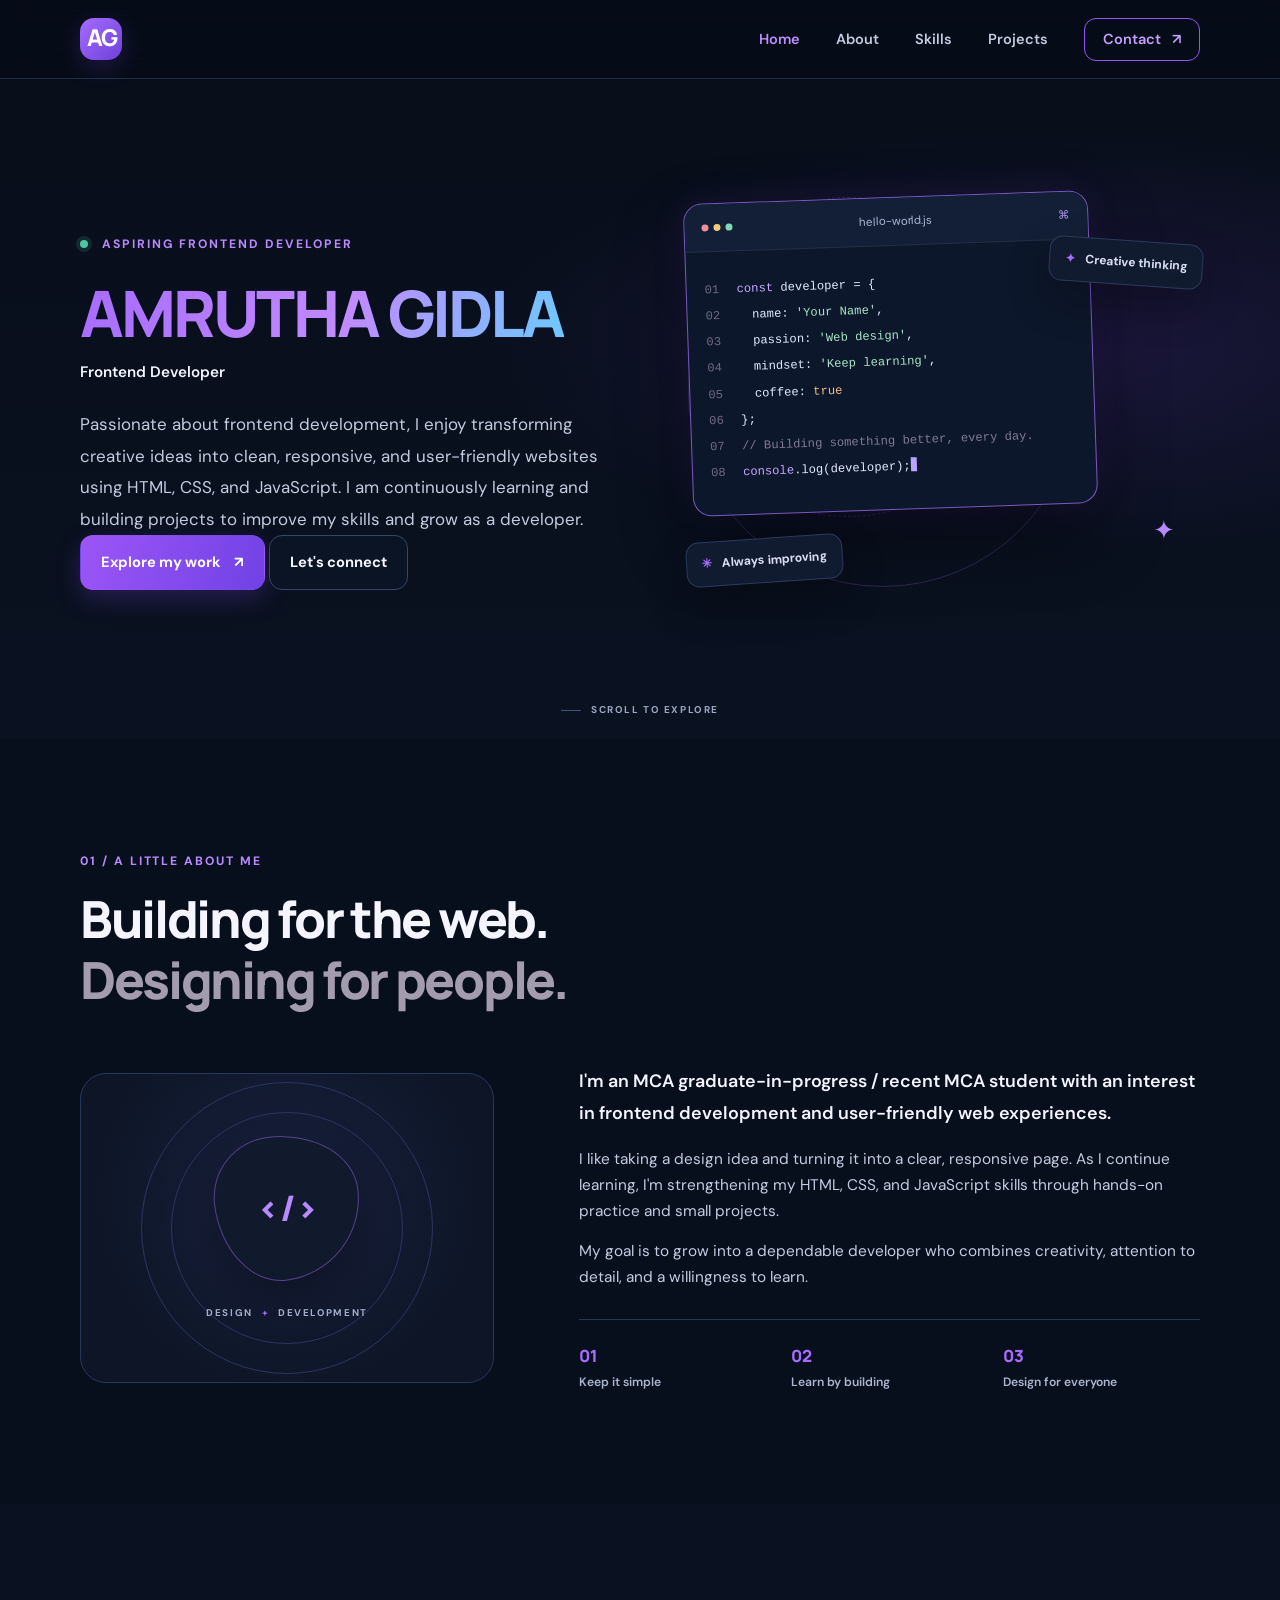
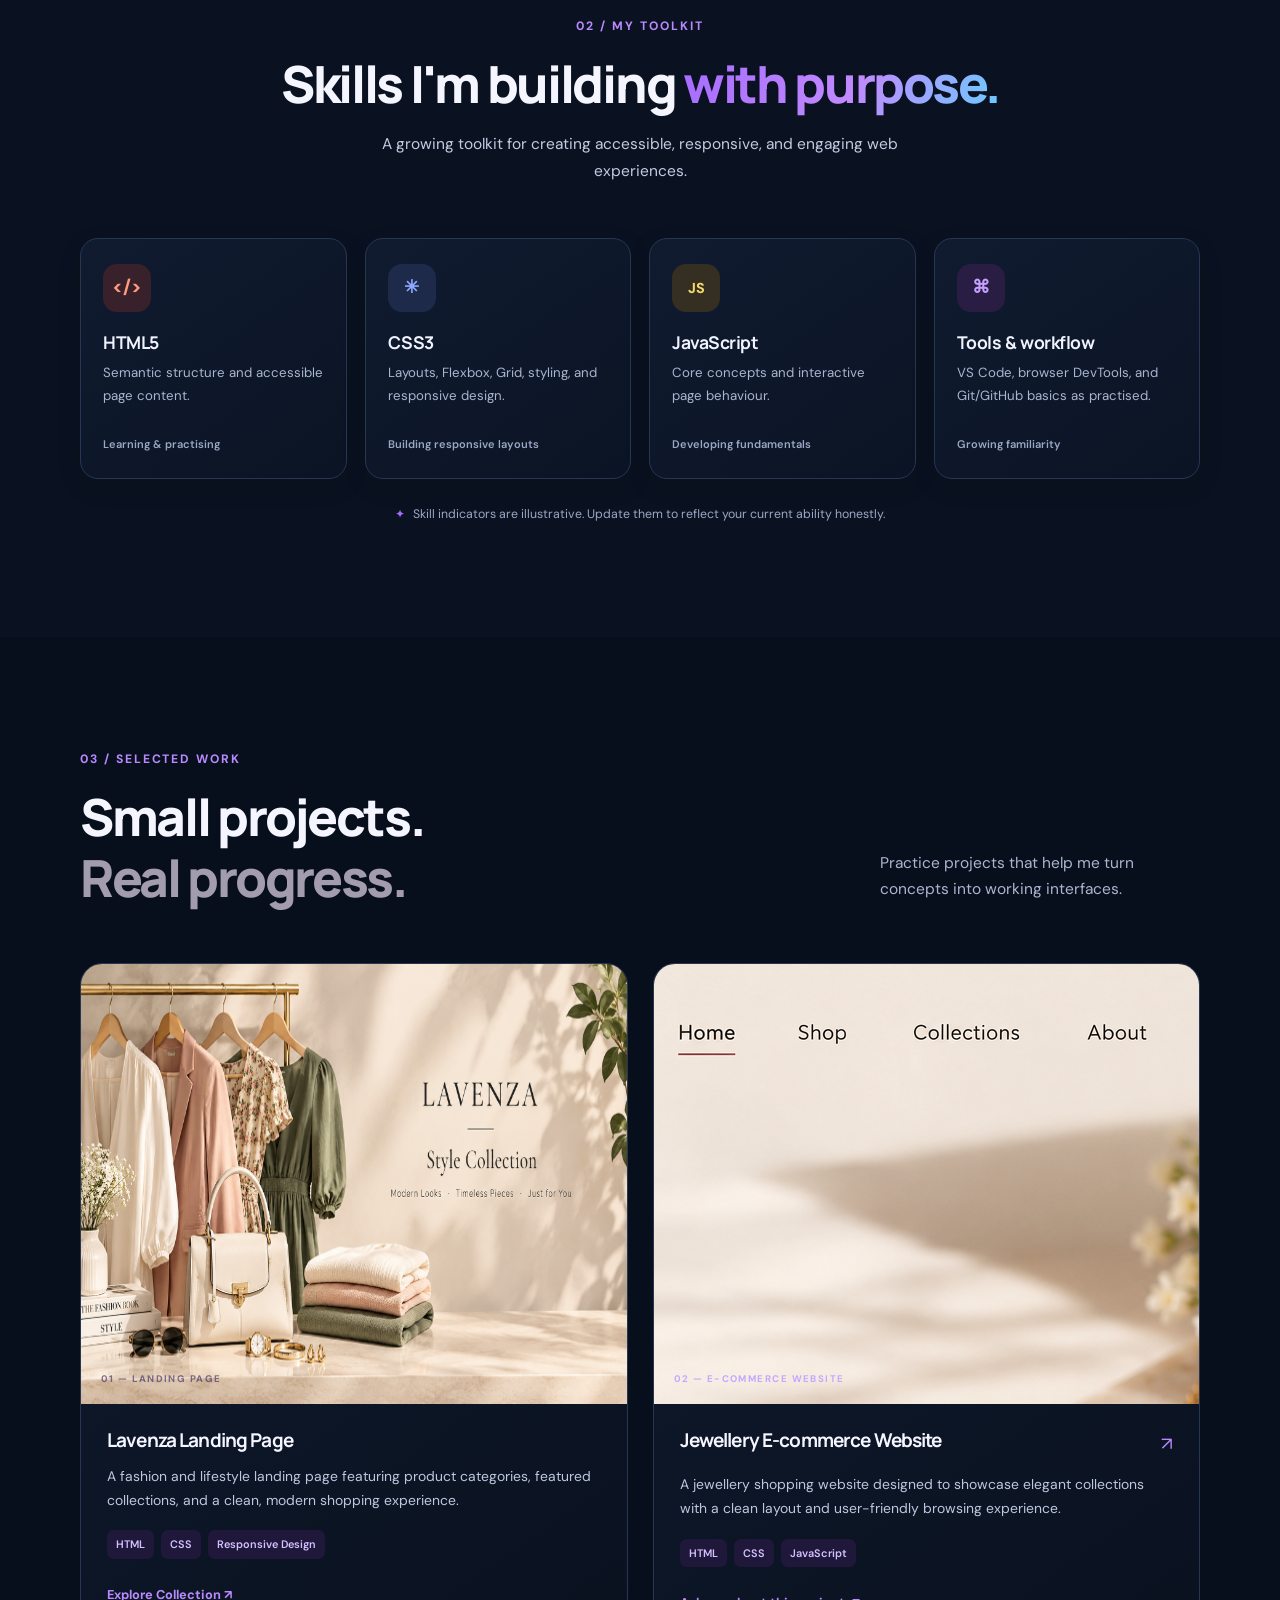
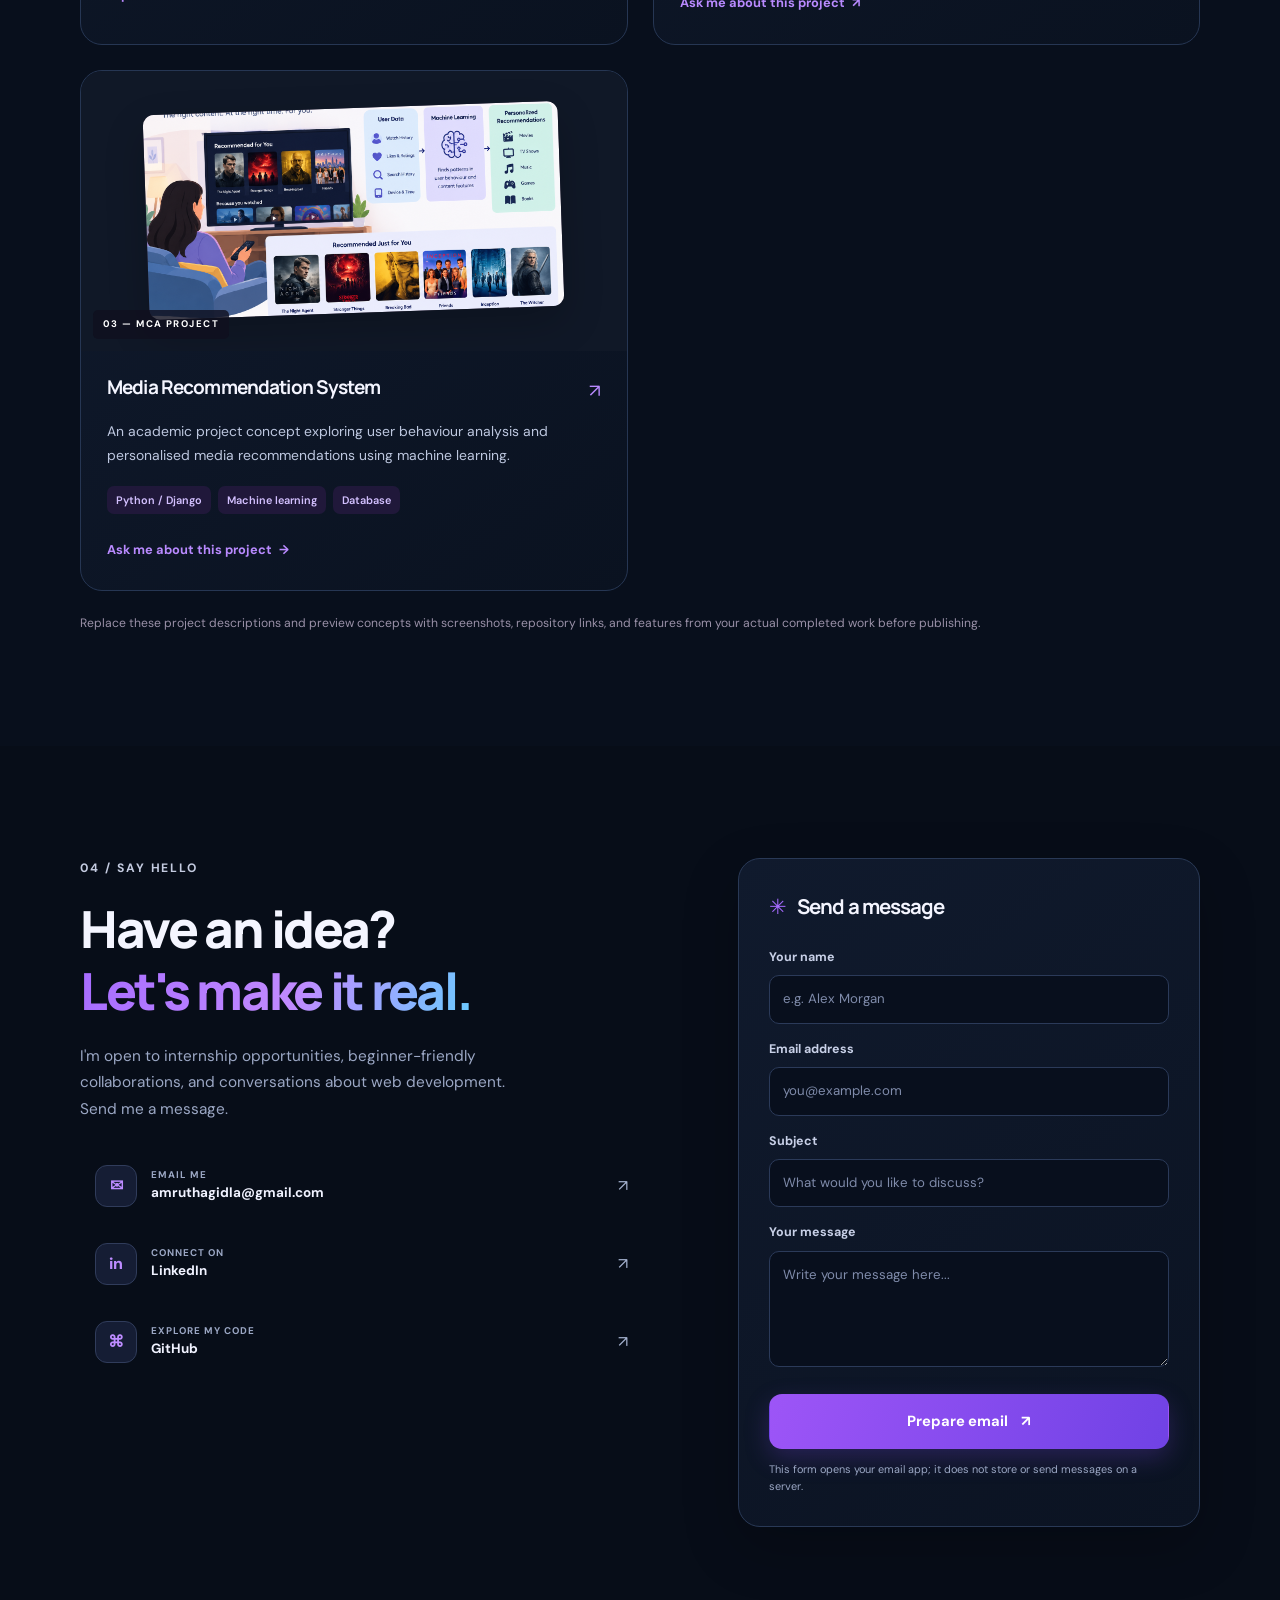
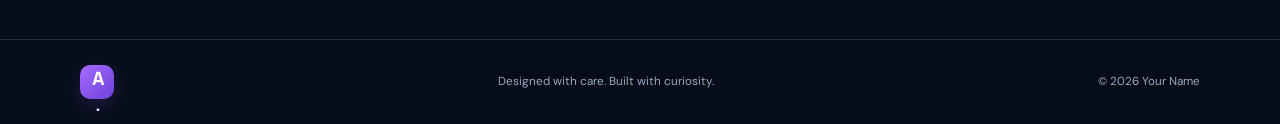
<file: index.html>
<!DOCTYPE html>
<html lang="en">
<head>
  <meta charset="UTF-8">
  <meta name="viewport" content="width=device-width, initial-scale=1.0">
  <meta name="description" content="Personal portfolio of an aspiring frontend developer showcasing skills, projects, and contact information.">
  <title>Personal Portfolio | Frontend Developer</title>
  <link rel="preconnect" href="https://fonts.googleapis.com">
  <link rel="preconnect" href="https://fonts.gstatic.com" crossorigin>
  <link href="https://fonts.googleapis.com/css2?family=DM+Sans:wght@400;500;600;700&family=Manrope:wght@400;500;600;700;800&display=swap" rel="stylesheet">
  <link rel="stylesheet" href="style.css">
  <script src="script.js" defer></script>
</head>
<body>
  <header class="site-header">
    <nav class="nav container" aria-label="Main navigation">
      <a class="logo" href="#home" aria-label="Portfolio home">AG<span></span></a>
      <button class="menu-toggle" aria-label="Open navigation menu" aria-expanded="false" aria-controls="nav-links">
        <span></span><span></span><span></span>
      </button>
      <ul class="nav-links" id="nav-links">
        <li><a class="nav-link active" href="#home">Home</a></li>
        <li><a class="nav-link" href="#about">About</a></li>
        <li><a class="nav-link" href="#skills">Skills</a></li>
        <li><a class="nav-link" href="#projects">Projects</a></li>
        <li><a class="nav-link nav-contact" href="#contact">Contact <span aria-hidden="true">↗</span></a></li>
      </ul>
    </nav>
  </header>

  <main>
    <section class="hero section" id="home">
      <div class="container hero-grid">
        <div class="hero-copy">
          <p class="eyebrow"><span class="status-dot"></span> ASPIRING FRONTEND DEVELOPER</p>

<h1>
  <span class="gradient-text">AMRUTHA GIDLA</span>
</h1>

<p class="hero-role">Frontend Developer</p>

<p class="hero-description">
  Passionate about frontend development, I enjoy transforming creative
  ideas into clean, responsive, and user-friendly websites using HTML,
  CSS, and JavaScript. I am continuously learning and building projects
  to improve my skills and grow as a developer.
</p>


            <a class="button button-primary" href="#projects">Explore my work <span aria-hidden="true">↗</span></a>
            <a class="button button-secondary" href="#contact">Let's connect</a>
</div>
       
        <div class="hero-art" aria-label="Decorative illustration of a code editor">
          <div class="orbit orbit-one"></div>
          <div class="orbit orbit-two"></div>
          <div class="floating-chip chip-top"><span class="chip-symbol">✦</span> Creative thinking</div>
          <div class="code-window">
            <div class="window-bar">
              <div class="window-dots"><i></i><i></i><i></i></div>
              <span>hello-world.js</span>
              <span class="window-lock">⌘</span>
            </div>
            <div class="code-content">
              <p><span class="line-number">01</span><span class="code-purple">const</span> developer = {</p>
              <p><span class="line-number">02</span>&nbsp; name: <span class="code-green">'Your Name'</span>,</p>
              <p><span class="line-number">03</span>&nbsp; passion: <span class="code-green">'Web design'</span>,</p>
              <p><span class="line-number">04</span>&nbsp; mindset: <span class="code-green">'Keep learning'</span>,</p>
              <p><span class="line-number">05</span>&nbsp; coffee: <span class="code-orange">true</span></p>
              <p><span class="line-number">06</span>};</p>
              <p class="code-comment"><span class="line-number">07</span>// Building something better, every day.</p>
              <p><span class="line-number">08</span><span class="code-purple">console</span>.log(developer);<span class="cursor"></span></p>
            </div>
          </div>
          <div class="floating-chip chip-bottom"><span class="sparkle">✳</span> Always improving</div>
          <div class="art-star star-one">✳</div>
          <div class="art-star star-two">✦</div>
        </div>
      </div>
      <a class="scroll-cue" href="#about"><span></span> SCROLL TO EXPLORE</a>
    </section>

    <section class="section about-section" id="about">
      <div class="container">
        <div class="section-heading">
          <p class="eyebrow">01 / A LITTLE ABOUT ME</p>
          <h2>Building for the web.<br><span class="muted-heading">
Designing for people.</span></h2>
        </div>
        <div class="about-grid">
          <div class="about-mark" aria-hidden="true">
            <div class="mark-circle"><span>&lt;/&gt;</span></div>
            <div class="mark-caption">DESIGN <span>+</span> DEVELOPMENT</div>
          </div>
          <div class="about-copy">
            <p class="lead">I'm an MCA graduate-in-progress / recent MCA student with an interest in frontend development and user-friendly web experiences.</p>
            <p>I like taking a design idea and turning it into a clear, responsive page. As I continue learning, I'm strengthening my HTML, CSS, and JavaScript skills through hands-on practice and small projects.</p>
            <p>My goal is to grow into a dependable developer who combines creativity, attention to detail, and a willingness to learn.</p>
            <div class="about-facts">
              <div><span class="fact-number">01</span><span class="fact-label">Keep it simple</span></div>
              <div><span class="fact-number">02</span><span class="fact-label">Learn by building</span></div>
              <div><span class="fact-number">03</span><span class="fact-label">Design for everyone</span></div>
            </div>
          </div>
        </div>
      </div>
    </section>

    <section class="section skills-section" id="skills">
      <div class="container">
        <div class="section-heading centered-heading">
          <p class="eyebrow">02 / MY TOOLKIT</p>
          <h2>Skills I'm building <span class="gradient-text">with purpose.</span></h2>
          <p class="section-intro">A growing toolkit for creating accessible, responsive, and engaging web experiences.</p>
        </div>
        <div class="skills-grid">
          <article class="skill-card">
            <div class="skill-icon html-icon">&lt;/&gt;</div>
            <h3>HTML5</h3>
            <p>Semantic structure and accessible page content.</p>
            <span class="skill-level">Learning & practising</span>
          </article>
          <article class="skill-card">
            <div class="skill-icon css-icon">✳</div>
            <h3>CSS3</h3>
            <p>Layouts, Flexbox, Grid, styling, and responsive design.</p>
            <span class="skill-level">Building responsive layouts</span>
          </article>
          <article class="skill-card">
            <div class="skill-icon js-icon">JS</div>
            <h3>JavaScript</h3>
            <p>Core concepts and interactive page behaviour.</p>
            <span class="skill-level">Developing fundamentals</span>
          </article>
          <article class="skill-card">
            <div class="skill-icon tools-icon">⌘</div>
            <h3>Tools & workflow</h3>
            <p>VS Code, browser DevTools, and Git/GitHub basics as practised.</p>
            <span class="skill-level">Growing familiarity</span>
          </article>
        </div>
        <p class="skills-note"><span aria-hidden="true">✦</span> Skill indicators are illustrative. Update them to reflect your current ability honestly.</p>
      </div>
    </section>

    <section class="section projects-section" id="projects">
      <div class="container">
        <div class="section-heading projects-heading">
          <div>
            <p class="eyebrow">03 / SELECTED WORK</p>
            <h2>Small projects.<br><span class="muted-heading">Real progress.</span></h2>
          </div>
          <p class="section-intro">Practice projects that help me turn concepts into working interfaces.</p>
        </div>
        <div class="projects-grid">
        
<article class="project-card project-featured">

    
<div class="project-visual visual-lavenza">

<img
    
src="./images/images/Lavenza%20Style%20Collection%20Flat%20Lay.png"

    alt="Lavenza fashion landing page"
    class="project-screenshot"
>

    <span class="visual-label">01 — LANDING PAGE</span>
</div>


    <div class="project-info">
        <div class="project-title-row">
            <h3>Lavenza Landing Page</h3>
        </div>

        <p>
            A fashion and lifestyle landing page featuring
            product categories, featured collections, and
            a clean, modern shopping experience.
        </p>

        <div class="tag-list">
            <span>HTML</span>
            <span>CSS</span>
            <span>Responsive Design</span>
        </div>

        <a
            class="text-link"
            href="../lavenza/lan2_updated.html"
            target="_blank"
            rel="noopener noreferrer"
        >
            Explore Collection ↗
        </a>
    </div>

</article>

          
<article class="project-card">
  
<div class="project-visual visual-jewellery">
 <img
    src="./image.png"
    alt="Jewellery E-commerce Website"
    class="project-image"
>
  <span class="visual-label">02 — E-COMMERCE WEBSITE</span>
</div>


  <div class="project-info">
    <div class="project-title-row">
      <h3>Jewellery E-commerce Website</h3>
      <span class="project-arrow">↗</span>
    </div>

    <p>A jewellery shopping website designed to showcase elegant collections with a clean layout and user-friendly browsing experience.</p>

    <div class="tag-list">
      <span>HTML</span>
      <span>CSS</span>
      <span>JavaScript</span>
    </div>

    <a class="text-link" href="#contact">
      Ask me about this project <span>↗</span>
    </a>
  </div>
</article>

          <article class="project-card">
            <div class="project-visual visual-recommend">

              <div class="media-preview">
                
                <img
    src="./media.png"
    alt="Media Recommendation System"
    class="project-image"
>
              </div>
              <span class="visual-label">03 — MCA PROJECT</span>
            </div>
            <div class="project-info">
              <div class="project-title-row"><h3>Media Recommendation System</h3><span class="project-arrow">↗</span></div>
              <p>An academic project concept exploring user behaviour analysis and personalised media recommendations using machine learning.</p>
              <div class="tag-list"><span>Python / Django</span><span>Machine learning</span><span>Database</span></div>
              <a class="text-link" href="#contact">Ask me about this project <span>→</span></a>
            </div>
          </article>
        </div>
        <p class="project-disclaimer">Replace these project descriptions and preview concepts with screenshots, repository links, and features from your actual completed work before publishing.</p>
      </div>
    </section>

    <section class="section contact-section" id="contact">
      <div class="container contact-container">
        <div class="contact-copy">
          <p class="eyebrow">04 / SAY HELLO</p>
          <h2>Have an idea?<br><span class="gradient-text">Let's make it real.</span></h2>
          <p>I'm open to internship opportunities, beginner-friendly collaborations, and conversations about web development. Send me a message.</p>
          <div class="contact-details">
            <a href="mailto:amruthagidla@gmail.com" class="contact-detail"><span class="contact-detail-icon">✉</span><span><small>EMAIL ME</small><strong>amruthagidla@gmail.com</strong></span><span class="detail-arrow">↗</span></a>
            <a href="https://www.linkedin.com/feed/" target="_blank" rel="noreferrer" class="contact-detail"><span class="contact-detail-icon">in</span><span><small>CONNECT ON</small><strong>LinkedIn</strong></span><span class="detail-arrow">↗</span></a>
            <a href="https://github.com/" target="_blank" rel="noreferrer" class="contact-detail"><span class="contact-detail-icon">⌘</span><span><small>EXPLORE MY CODE</small><strong>GitHub</strong></span><span class="detail-arrow">↗</span></a>
          </div>
        </div>
        <form class="contact-form" id="contact-form">
          <div class="form-heading"><span>✳</span><h3>Send a message</h3></div>
          <label for="name">Your name</label>
          <input id="name" name="name" type="text" placeholder="e.g. Alex Morgan" required>
          <label for="email">Email address</label>
          <input id="email" name="email" type="email" placeholder="you@example.com" required>
          <label for="subject">Subject</label>
          <input id="subject" name="subject" type="text" placeholder="What would you like to discuss?" required>
          <label for="message">Your message</label>
          <textarea id="message" name="message" rows="4" placeholder="Write your message here..." required></textarea>
          <button class="button button-primary submit-button" type="submit">Prepare email <span aria-hidden="true">↗</span></button>
          <p class="form-note" id="form-note" role="status">This form opens your email app; it does not store or send messages on a server.</p>
        </form>
      </div>
    </section>
  </main>

  <footer class="site-footer">
    <div class="container footer-inner">
      <a class="logo footer-logo" href="#home">A<span>.</span></a>
      <p>Designed with care. Built with curiosity.</p>
      <p>© <span id="year"></span> Your Name</p>
    </div>
  </footer>
  <button class="back-to-top" aria-label="Back to top" title="Back to top">↑</button>
</body>
</html>
</file>
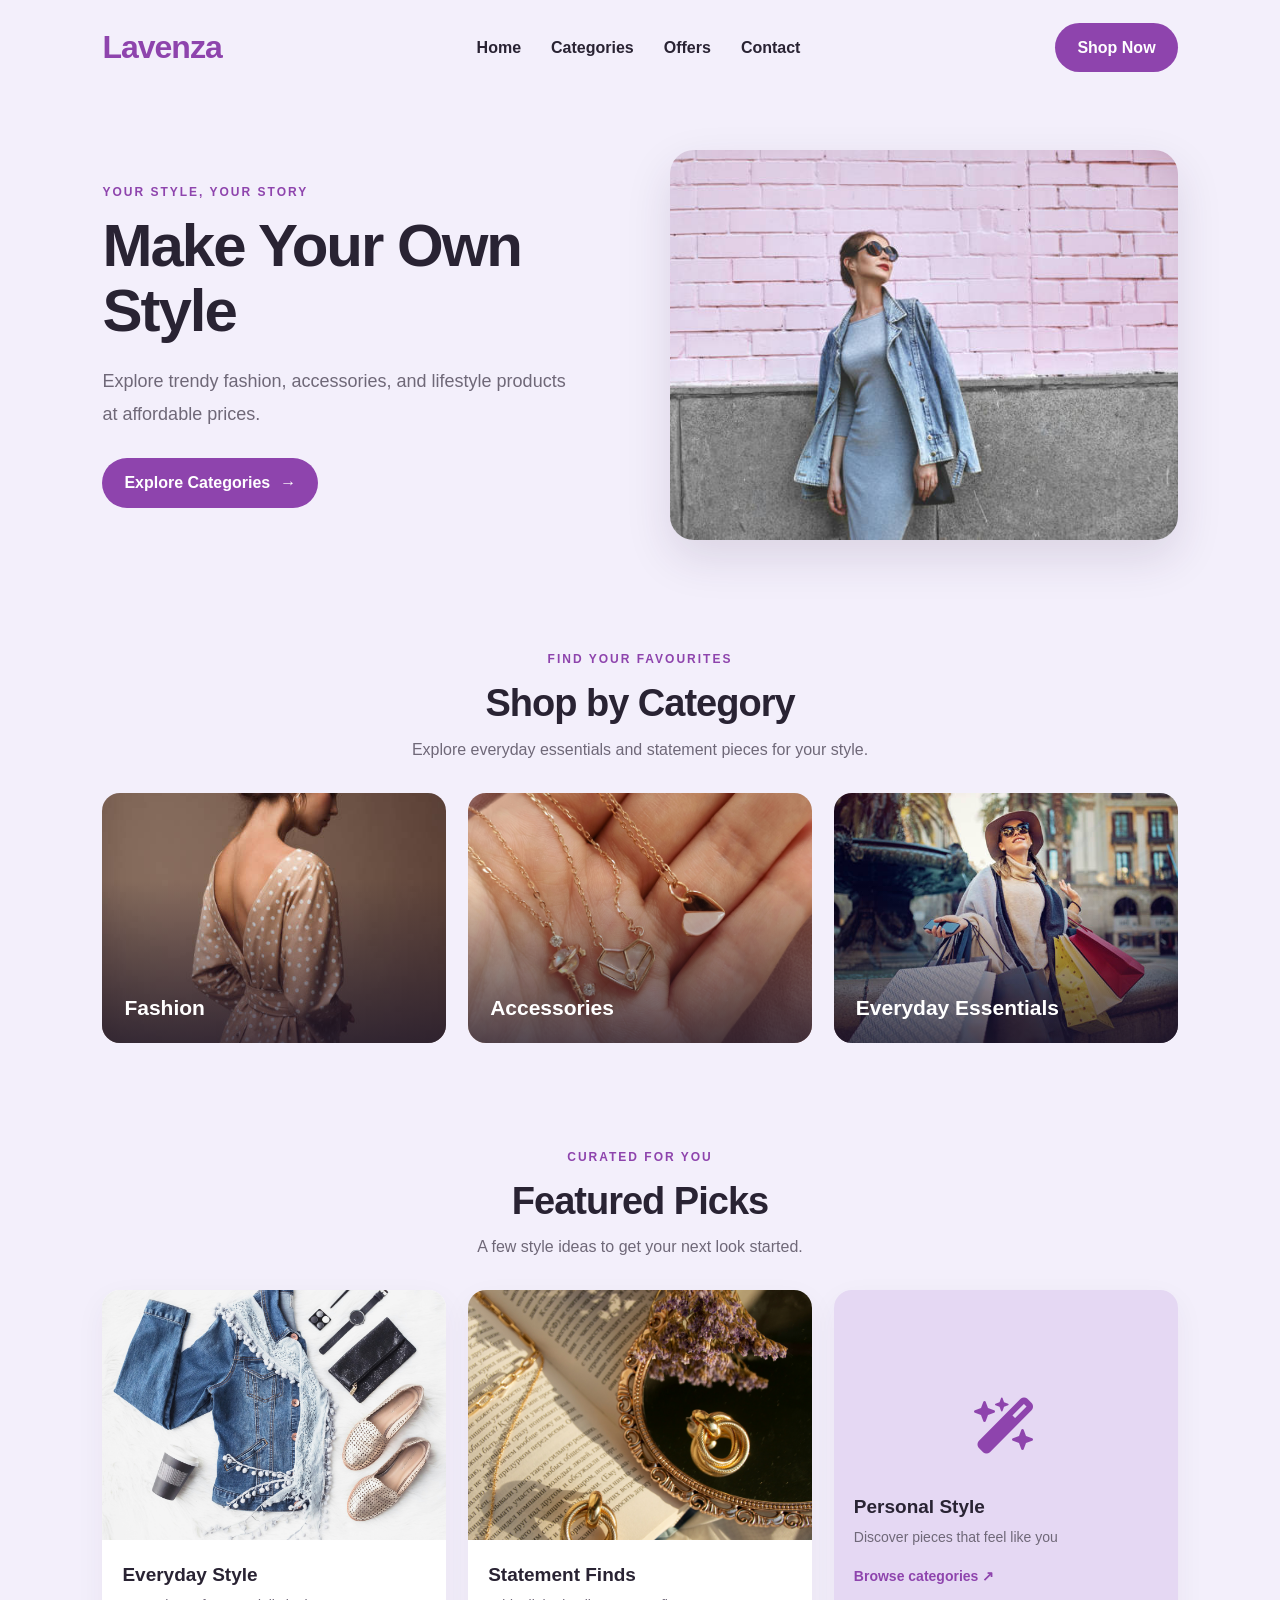
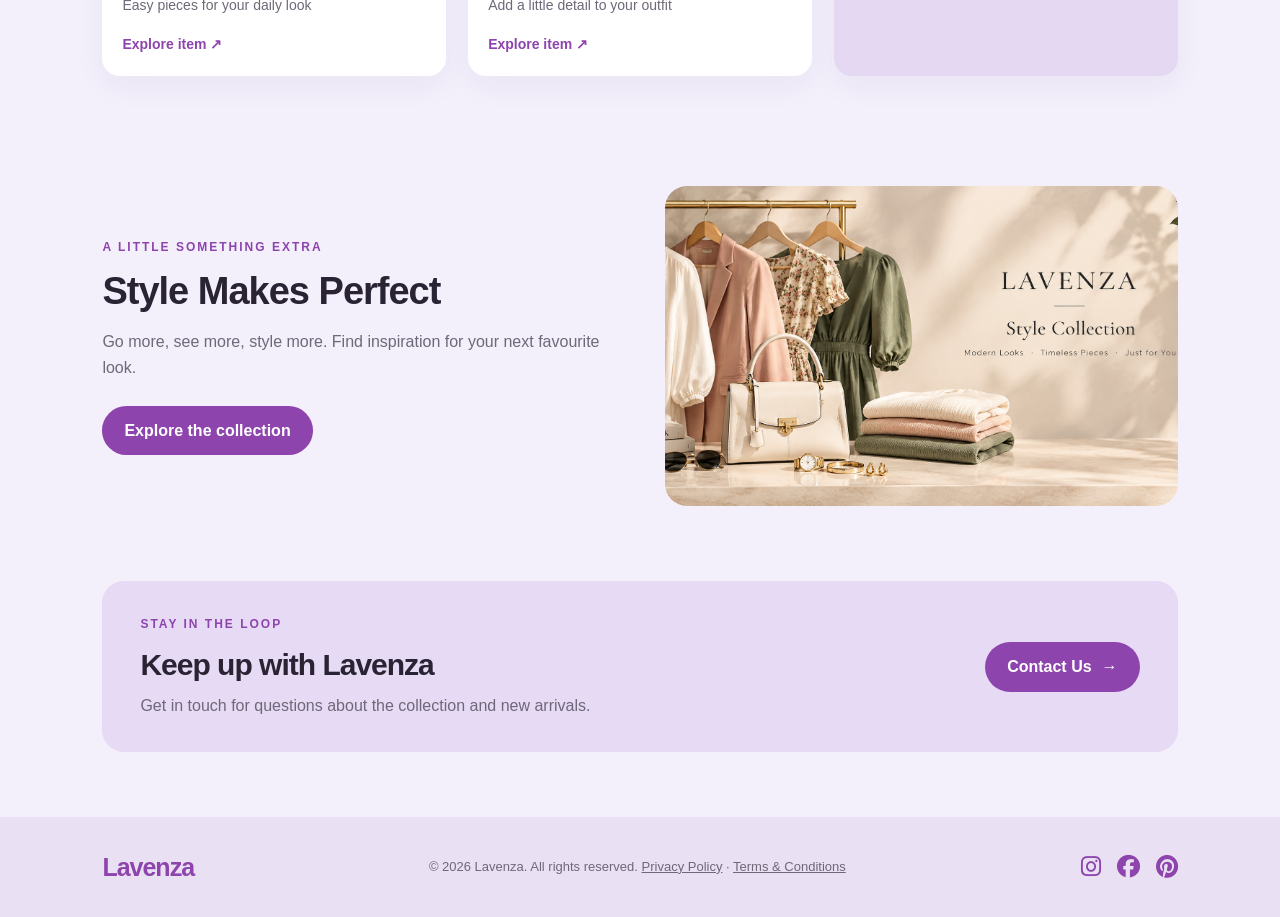
<file: lan2_updated.html>
<!DOCTYPE html>
<html lang="en">
<head>
  <meta charset="UTF-8">
  <meta name="viewport" content="width=device-width, initial-scale=1.0">
  <title>Lavenza | Fashion & Lifestyle</title>
  <link rel="stylesheet" href="lan2_updated.css">
  <link rel="stylesheet" href="https://cdnjs.cloudflare.com/ajax/libs/font-awesome/6.7.2/css/all.min.css">
</head>
<body>
  <header class="site-header" id="home">
    <nav class="navbar">
      <a class="lav" href="#home">Lavenza</a>
      <ul class="nav-links">
        <li><a href="#home">Home</a></li>
        <li><a href="#categories">Categories</a></li>
        <li><a href="#offers">Offers</a></li>
        <li><a href="#contact">Contact</a></li>
      </ul>
      <a href="#products" class="btn">Shop Now</a>
    </nav>
  </header>

  <main>
    <section class="hero section-wrap">
      <div class="content">
        <p class="eyebrow">YOUR STYLE, YOUR STORY</p>
        <h1>Make Your Own Style</h1>
        <p>Explore trendy fashion, accessories, and lifestyle products at affordable prices.</p>
        <a href="#categories" class="exp-btn">Explore Categories <span aria-hidden="true">→</span></a>
      </div>
      <div class="hero-image">
        <img src="images/images/images/istockphoto-1284839442-612x612.jpg" alt="Fashion inspiration from Lavenza">
      </div>
    </section>

    <section class="categories section-wrap" id="categories">
      <div class="section-heading">
        <p class="eyebrow">FIND YOUR FAVOURITES</p>
        <h2>Shop by Category</h2>
        <p>Explore everyday essentials and statement pieces for your style.</p>
      </div>
      <div class="category-grid">
        <a class="category-card" href="#products">
          <img src="images/images/images/istockphoto-1055658766-612x612.jpg" alt="Fashion collection">
          <span>Fashion</span>
        </a>
        <a class="category-card" href="#products">
          <img src="images/images/tara-yates-ZL7JpQ3d1Yk-unsplash.jpg" alt="Accessories collection">
          <span>Accessories</span>
        </a>
        <a class="category-card" href="#products">
          <img src="images/images/images/istockphoto-895813832-612x612.jpg" alt="">
          <span class="category-icon"><i class="fa-solid fa-bag-shopping" aria-hidden="true"></i></span>
          <span>Everyday Essentials</span>
        </a>
      </div>
    </section>

    <section class="products section-wrap" id="products">
      <div class="section-heading">
        <p class="eyebrow">CURATED FOR YOU</p>
        <h2>Featured Picks</h2>
        <p>A few style ideas to get your next look started.</p>
      </div>
      <div class="product-grid">
        <article class="product-card">
          <img src="images/images/hayley-maxwell-5Epqk4N0AAs-unsplash.jpg" alt="Featured fashion pick">
          <div class="product-info"><h3>Everyday Style</h3><p>Easy pieces for your daily look</p><a href="#contact">Explore item <span>↗</span></a></div>
        </article>
        <article class="product-card">
          <img src="images/images/anastasia-anastasia-cTM8psdeOTQ-unsplash.jpg" alt="Featured accessories pick">
          <div class="product-info"><h3>Statement Finds</h3><p>Add a little detail to your outfit</p><a href="#contact">Explore item <span>↗</span></a></div>
        </article>
        <article class="product-card product-card-feature">
          <div class="product-symbol"><i class="fa-solid fa-wand-magic-sparkles" aria-hidden="true"></i></div>
          <div class="product-info"><h3>Personal Style</h3><p>Discover pieces that feel like you</p><a href="#categories">Browse categories <span>↗</span></a></div>
        </article>
      </div>
    </section>

    <section class="offer section-wrap" id="offers">
      <div class="offer-copy">
        <p class="eyebrow">A LITTLE SOMETHING EXTRA</p>
        <h2>Style Makes Perfect</h2>
        <p>Go more, see more, style more. Find inspiration for your next favourite look.</p>
        <a href="#products" class="box-btn">Explore the collection</a>
      </div>
      <div class="offer-image">
        <img src="images/images/Lavenza Style Collection Flat Lay.png" alt="Lavenza style collection">
      </div>
    </section>

    <section class="newsletter section-wrap" id="contact">
      <div>
        <p class="eyebrow">STAY IN THE LOOP</p>
        <h2>Keep up with Lavenza</h2>
        <p>Get in touch for questions about the collection and new arrivals.</p>
      </div>
      <a class="exp-btn" href="mailto:hello@example.com">Contact Us <span aria-hidden="true">→</span></a>
    </section>
  </main>

  <footer class="footer">
    <a class="lav footer-brand" href="#home">Lavenza</a>
    <p>© 2026 Lavenza. All rights reserved. <a href="#contact">Privacy Policy</a> · <a href="#contact">Terms &amp; Conditions</a></p>
    <div class="social-icons" aria-label="Social media links">
      <a href="#" aria-label="Instagram"><i class="fa-brands fa-instagram"></i></a>
      <a href="#" aria-label="Facebook"><i class="fa-brands fa-facebook"></i></a>
      <a href="#" aria-label="Pinterest"><i class="fa-brands fa-pinterest"></i></a>
    </div>
  </footer>
</body>
</html>
</file>
<file: style.css>
/* ------------------------------
   Personal Portfolio — design system
--------------------------------- */
:root {
  --ink: #242033;
  --ink-soft: #514c63;
  --muted: #817b93;
  --purple: #7c5ce0;
  --purple-dark: #6242c4;
  --purple-light: #eee8ff;
  --lavender: #f7f4ff;
  --white: #ffffff;
  --border: #e9e4f2;
  --mint: #baf1df;
  --font-body: "DM Sans", sans-serif;
  --font-heading: "Manrope", sans-serif;
  --container: 1120px;
  --radius: 22px;
  --shadow: 0 18px 55px rgba(60, 42, 112, .10);
}
* { box-sizing: border-box; margin: 0; padding: 0; }
html { scroll-behavior: smooth; scroll-padding-top: 88px; }
body { font-family: var(--font-body); color: var(--ink); background: var(--white); line-height: 1.7; -webkit-font-smoothing: antialiased; }
body.menu-open { overflow: hidden; }
a { color: inherit; text-decoration: none; }
button, input, textarea { font: inherit; }
button, a { -webkit-tap-highlight-color: transparent; }
button:focus-visible, a:focus-visible, input:focus-visible, textarea:focus-visible { outline: 3px solid #aa96f2; outline-offset: 4px; }
.container { width: min(var(--container), calc(100% - 48px)); margin-inline: auto; }
.section { padding: 112px 0; }
.site-header { position: sticky; top: 0; z-index: 100; background: rgba(255,255,255,.88); backdrop-filter: blur(16px); border-bottom: 1px solid rgba(233,228,242,.75); }
.nav { min-height: 78px; display: flex; align-items: center; justify-content: space-between; }
.logo { display: inline-grid; place-items: center; width: 42px; height: 42px; border-radius: 14px; background: var(--ink); color: white; font: 800 1.45rem var(--font-heading); letter-spacing: -2px; }
.logo span { color: #bda8ff; }
.nav-links { list-style: none; display: flex; align-items: center; gap: 36px; }
.nav-link { font-size: .91rem; color: var(--ink-soft); font-weight: 600; transition: color .2s ease; }
.nav-link:hover, .nav-link.active { color: var(--purple); }
.nav-contact { background: var(--purple); color: white; padding: 11px 18px; border-radius: 12px; }
.nav-contact:hover { color: white; background: var(--purple-dark); }
.nav-contact span { margin-left: 7px; }
.menu-toggle { display: none; border: 0; background: none; cursor: pointer; padding: 8px; }
.menu-toggle span { display: block; width: 24px; height: 2px; margin: 5px; background: var(--ink); transition: transform .2s, opacity .2s; }
.hero { padding-top: 86px; padding-bottom: 80px; min-height: 660px; display: flex; align-items: center; position: relative; overflow: hidden; background: radial-gradient(ellipse at 83% 42%, rgba(230,220,255,.56), transparent 38%), linear-gradient(180deg, #fff 0%, #fcfaff 100%); }
.hero-grid { display: grid; grid-template-columns: 1.05fr .95fr; gap: 42px; align-items: center; }
.eyebrow { font-size: .76rem; letter-spacing: .16em; font-weight: 700; color: var(--purple); margin-bottom: 20px; }
.status-dot { display: inline-block; width: 8px; height: 8px; border-radius: 50%; background: #4ec7a1; box-shadow: 0 0 0 4px rgba(78,199,161,.14); margin-right: 9px; }
h1, h2, h3, h4 { font-family: var(--font-heading); line-height: 1.2; letter-spacing: -.045em; }
h1 { max-width: 650px; font-size: clamp(2.8rem, 5vw, 4.45rem); font-weight: 800; }
.gradient-text { color: var(--purple); background: linear-gradient(110deg, #7c5ce0 0%, #a27bea 55%, #d18bce 100%); -webkit-background-clip: text; background-clip: text; -webkit-text-fill-color: transparent; }
.hero-description { max-width: 530px; color: var(--ink-soft); font-size: 1.06rem; margin-top: 24px; line-height: 1.85; }
.hero-description strong { color: var(--ink); }
.hero-actions { display: flex; flex-wrap: wrap; gap: 13px; margin-top: 32px; }
.button { display: inline-flex; align-items: center; justify-content: center; gap: 13px; border: 1px solid transparent; border-radius: 13px; padding: 14px 20px; font-weight: 700; font-size: .92rem; cursor: pointer; transition: transform .2s, box-shadow .2s, background .2s; }
.button:hover { transform: translateY(-2px); }
.button-primary { background: var(--purple); color: white; box-shadow: 0 9px 22px rgba(124,92,224,.22); }
.button-primary:hover { background: var(--purple-dark); box-shadow: 0 12px 26px rgba(124,92,224,.28); }
.button-secondary { color: var(--ink); background: white; border-color: var(--border); }
.button-secondary:hover { border-color: #c6b6f5; }
.hero-meta { display: flex; flex-wrap: wrap; gap: 22px; margin-top: 37px; color: var(--muted); font-size: .78rem; font-weight: 600; }
.meta-icon { color: var(--purple); margin-right: 7px; font-size: 1rem; }
.meta-line { display: inline-block; height: 1px; width: 22px; vertical-align: middle; background: #c9bfdc; margin-right: 8px; }
.hero-art { min-height: 430px; display: grid; place-items: center; position: relative; isolation: isolate; display: inline-block;}
.orbit { position: absolute; border: 1px solid rgba(155,128,228,.24); border-radius: 50%; z-index: -1; }
.orbit-one { width: 390px; height: 390px; }
.orbit-two { width: 320px; height: 320px; border-style: dashed; }
.code-window { width: min(100%, 405px); position: relative; z-index: 2; overflow: hidden; border: 1px solid rgba(255,255,255,.7); border-radius: 19px; background: #29263a; box-shadow: 0 30px 70px rgba(59,42,105,.23); transform: rotate(-2deg); }
.window-bar { height: 48px; background: #353047; color: #a9a2bc; font-size: .72rem; display: flex; align-items: center; justify-content: space-between; padding: 0 17px; border-bottom: 1px solid rgba(255,255,255,.07); }
.window-dots { display: flex; gap: 5px; }
.window-dots i { width: 7px; height: 7px; display: block; border-radius: 50%; background: #f38f9b; }
.window-dots i:nth-child(2) { background: #f1cc7a; }
.window-dots i:nth-child(3) { background: #80d8b6; }
.window-lock { color: #a995ec; }
.code-content { padding: 25px 18px 29px; color: #e7e1f4; font: .76rem/2.15 ui-monospace, SFMono-Regular, Menlo, Consolas, monospace; white-space: nowrap; }
.code-content p { overflow: hidden; }
.line-number { display: inline-block; width: 32px; color: #706a83; user-select: none; }
.code-purple { color: #c7a8ff; }.code-green { color: #a8e5c6; }.code-orange { color: #f2bd86; }.code-comment { color: #817a96; }
.cursor { display: inline-block; width: 6px; height: 14px; vertical-align: -2px; background: #bba4ff; animation: blink 1s steps(2, start) infinite; }
@keyframes blink { to { visibility: hidden; } }
.floating-chip { position: absolute; z-index: 3; padding: 11px 15px; border-radius: 13px; background: white; box-shadow: var(--shadow); font-size: .76rem; font-weight: 700; color: var(--ink-soft); }
.chip-top { top: 43px; right: -3px; transform: rotate(4deg); }.chip-bottom { bottom: 44px; left: -2px; transform: rotate(-4deg); }
.chip-symbol, .sparkle { color: var(--purple); margin-right: 7px; }
.art-star { position: absolute; color: #9d82ee; }.star-one { top: 72px; left: 25px; font-size: 1.4rem; }.star-two { right: 25px; bottom: 75px; font-size: 1.6rem; color: #e1a0d5; }
.scroll-cue { position: absolute; bottom: 20px; left: 50%; transform: translateX(-50%); display: flex; align-items: center; gap: 10px; color: #a19aae; font-size: .62rem; letter-spacing: .16em; font-weight: 700; }
.scroll-cue span { width: 20px; height: 1px; background: #bcb2ce; }
.section-heading { margin-bottom: 54px; }
.section-heading .eyebrow { margin-bottom: 16px; }
.section-heading h2, .contact-copy h2 { font-size: clamp(2.2rem, 4vw, 3.25rem); font-weight: 800; }
.muted-heading { color: #a39caf; }
.about-section { background: white; }
.about-grid { display: grid; grid-template-columns: .8fr 1.2fr; align-items: center; gap: 85px; }
.about-mark { min-height: 310px; background: var(--lavender); border: 1px solid #eee8fc; border-radius: 26px; display: flex; flex-direction: column; align-items: center; justify-content: center; position: relative; overflow: hidden; }
.about-mark::before, .about-mark::after { content: ""; position: absolute; width: 230px; height: 230px; border: 1px solid #e5dbff; border-radius: 50%; }
.about-mark::after { width: 290px; height: 290px; }
.mark-circle { width: 145px; height: 145px; z-index: 1; display: grid; place-items: center; background: white; border: 1px solid #e6ddfa; border-radius: 42% 58% 57% 43% / 42% 43% 57% 58%; box-shadow: 0 18px 45px rgba(105,79,179,.12); color: var(--purple); font: 800 2.2rem var(--font-heading); transform: rotate(-7deg); }
.mark-circle span { transform: rotate(7deg); }
.mark-caption { z-index: 1; margin-top: 25px; color: #8c82a8; letter-spacing: .17em; font-size: .61rem; font-weight: 700; }
.mark-caption span { color: var(--purple); padding: 0 5px; }
.about-copy { color: var(--ink-soft); }
.about-copy .lead { color: var(--ink); font-size: 1.12rem; font-weight: 600; line-height: 1.8; margin-bottom: 17px; }
.about-copy p:not(.lead) { margin-bottom: 14px; font-size: .96rem; }
.about-facts { display: grid; grid-template-columns: repeat(3, 1fr); gap: 15px; margin-top: 28px; padding-top: 24px; border-top: 1px solid var(--border); }
.about-facts div { display: flex; flex-direction: column; gap: 5px; }
.fact-number { font: 800 1.05rem var(--font-heading); color: var(--purple); }
.fact-label { font-size: .76rem; color: var(--ink-soft); font-weight: 600; }
.skills-section { background: #faf8ff; }
.centered-heading { text-align: center; }
.centered-heading h2 { max-width: 750px; margin-inline: auto; }
.section-intro { max-width: 560px; margin: 17px auto 0; color: var(--muted); font-size: .97rem; }
.skills-grid { display: grid; grid-template-columns: repeat(4, 1fr); gap: 18px; }
.skill-card { background: white; border: 1px solid var(--border); border-radius: 18px; padding: 25px 22px 22px; transition: transform .2s, box-shadow .2s, border-color .2s; }
.skill-card:hover { transform: translateY(-5px); box-shadow: var(--shadow); border-color: #d6c8fa; }
.skill-icon { width: 48px; height: 48px; display: grid; place-items: center; border-radius: 14px; margin-bottom: 20px; font-size: 1.15rem; font-weight: 800; }
.html-icon { color: #d96746; background: #fff0e9; }.css-icon { color: #566ee7; background: #edf0ff; }.js-icon { color: #90701d; background: #fff7d9; font-size: .9rem; }.tools-icon { color: #7c5ce0; background: #f0eaff; }
.skill-card h3 { font-size: 1.1rem; letter-spacing: -.025em; margin-bottom: 9px; }
.skill-card p { min-height: 67px; color: var(--muted); font-size: .83rem; line-height: 1.7; }
.skill-track { height: 5px; background: #eeeaf5; border-radius: 9px; margin: 19px 0 10px; overflow: hidden; }
.skill-track span { display: block; height: 100%; border-radius: inherit; background: linear-gradient(90deg, #8b6de8, #c1a9ff); }
.skill-level { color: #8b819f; font-size: .69rem; font-weight: 600; }
.skills-note { margin-top: 25px; text-align: center; color: #958ba6; font-size: .77rem; }.skills-note span { color: var(--purple); margin-right: 5px; }
.projects-section { background: white; }
.projects-heading { display: flex; justify-content: space-between; align-items: end; gap: 35px; }
.projects-heading .section-intro { max-width: 320px; margin: 0 0 6px; }
.projects-grid { display: grid; grid-template-columns: repeat(2, 1fr); gap: 25px; align-items: stretch; }
.project-card { overflow: hidden; border: 1px solid var(--border); border-radius: var(--radius); background: white; transition: transform .22s, box-shadow .22s; }
.project-card:hover { transform: translateY(-5px); box-shadow: var(--shadow); }
.project-visual { height: 280px; position: relative; overflow: hidden; display: grid; place-items: center; }
.visual-lavenza { background: #eee6ff; }.visual-todo { background: #e8f4ed; }.visual-recommend { background: #29243b; }
.browser-frame { position: absolute; top: 30px; width: 73%; height: 255px; border-radius: 11px 11px 0 0; overflow: hidden; background: white; box-shadow: 0 15px 30px rgba(66,45,117,.14); transform: rotate(-2deg); }
.browser-top { height: 25px; background: #faf9fc; display: flex; align-items: center; gap: 4px; padding: 0 9px; border-bottom: 1px solid #f0edf5; }
.browser-top span { width: 5px; height: 5px; border-radius: 50%; background: #d3c8e7; }.browser-top small { margin-left: auto; color: #b3a9c7; font-size: .43rem; }
.lavenza-preview { height: 100%; padding: 13px 18px; position: relative; background: linear-gradient(135deg,#fff 0%,#f8f1ff 100%); overflow: hidden; }
.preview-brand { font: 800 .7rem var(--font-heading); color: #51406e; }
.preview-pill { display: table; position: relative; z-index: 1; margin-top: 19px; padding: 3px 7px; border-radius: 12px; color: #8a6ec6; background: #eee4ff; font-size: .39rem; }
.preview-title { position: relative; z-index: 1; margin-top: 9px; font: 800 1.8rem/.97 var(--font-heading); color: #30263f; letter-spacing: -.07em; }
.preview-title i { color: #9a79db; font-weight: 500; }
.preview-button { position: relative; z-index: 1; margin-top: 12px; display: table; background: #7960aa; color: white; padding: 6px 8px; border-radius: 5px; font-size: .42rem; }
.preview-orb { position: absolute; width: 135px; height: 135px; right: -15px; bottom: 15px; border-radius: 48% 52% 43% 57%; background: radial-gradient(circle at 35% 30%, #f3c6dd, #a88bdb 64%, #8470c1); box-shadow: inset -8px -10px 20px rgba(69,42,122,.12); }
.visual-label { position: absolute; left: 20px; bottom: 17px; color: rgba(77,61,110,.72); font-size: .6rem; font-weight: 700; letter-spacing: .15em; }
.visual-recommend .visual-label { color: #c9baf0; }
.todo-preview { width: 73%; padding: 20px; border-radius: 14px; background: #fffefa; box-shadow: 0 16px 35px rgba(54,95,70,.14); transform: rotate(2deg); }
.todo-head { display: flex; justify-content: space-between; font: 800 .88rem var(--font-heading); color: #354e40; }
.todo-head span:last-child { color: #7aab8d; }
.todo-date { margin: 6px 0 16px; font-size: .48rem; letter-spacing: .12em; color: #9cac9e; }
.todo-item { display: flex; align-items: center; gap: 8px; margin: 10px 0; font-size: .59rem; color: #4d6254; }
.todo-item > span { width: 12px; height: 12px; border: 1px solid #c4d4c8; border-radius: 4px; }
.todo-item.checked > span { display: grid; place-items: center; background: #86b99a; color: white; border-color: #86b99a; font-size: .5rem; }
.todo-item.checked { color: #a1afa4; text-decoration: line-through; }
.todo-item b { margin-left: auto; font-size: .48rem; color: #9aab9f; font-weight: 500; }
.todo-add { margin-top: 16px; border: 1px dashed #b9d2c0; border-radius: 6px; padding: 7px; text-align: center; color: #76a387; font-size: .55rem; }
.media-preview { width: 76%; height: 205px; display: flex; overflow: hidden; border-radius: 11px; background: #373047; box-shadow: 0 16px 40px rgba(0,0,0,.2); transform: rotate(-2deg); }
.media-sidebar { width: 39px; display: flex; flex-direction: column; align-items: center; gap: 20px; padding-top: 13px; background: #30293f; color: #c6b1ff; font-size: .72rem; }
.media-sidebar i { width: 9px; height: 9px; border: 1px solid #8c7da7; border-radius: 3px; }
.media-content { padding: 16px 12px; flex: 1; }
.media-content small { font-size: .4rem; letter-spacing: .13em; color: #b4a5d7; }
.media-content h4 { color: white; font-size: 1.45rem; margin: 9px 0 13px; }
.media-posters { display: flex; gap: 7px; }
.media-posters span { flex: 1; height: 49px; padding: 5px; display: flex; align-items: end; font-size: .35rem; color: white; border-radius: 4px; background: linear-gradient(145deg,#a77ab7,#483c6d); }
.media-posters span:nth-child(2) { background: linear-gradient(145deg,#dd9e9b,#684c74); }.media-posters span:nth-child(3) { background: linear-gradient(145deg,#91b9b2,#3d566d); }
.media-caption { margin-top: 8px; font-size: .43rem; color: #d4c9e9; }
.project-info { padding: 25px 26px 28px; }
.project-title-row { display: flex; justify-content: space-between; gap: 15px; align-items: start; }
.project-title-row h3 { font-size: 1.19rem; }
.project-arrow { color: var(--purple); font-size: 1.15rem; transition: transform .2s; }
.project-card:hover .project-arrow { transform: translate(3px,-3px); }
.project-info > p { color: var(--muted); font-size: .87rem; line-height: 1.75; margin: 12px 0 18px; }
.tag-list { display: flex; flex-wrap: wrap; gap: 7px; margin-bottom: 21px; }
.tag-list span { padding: 5px 9px; border-radius: 7px; background: #f5f1ff; color: #78639f; font-size: .68rem; font-weight: 600; }
.text-link { color: var(--purple-dark); font-size: .8rem; font-weight: 700; }.text-link span { display: inline-block; margin-left: 4px; transition: transform .2s; }.text-link:hover span { transform: translateX(4px); }
.project-disclaimer { margin-top: 22px; color: #9990a7; font-size: .76rem; line-height: 1.7; }
.contact-section { background: #faf8ff; }
.contact-container { display: grid; grid-template-columns: 1fr .82fr; gap: 95px; align-items: start; }
.contact-copy h2 { margin-bottom: 22px; }
.contact-copy > p:not(.eyebrow) { max-width: 460px; color: var(--muted); font-size: .96rem; }
.contact-details { margin-top: 30px; display: grid; gap: 10px; }
.contact-detail { display: flex; align-items: center; gap: 14px; padding: 12px 14px; border: 1px solid transparent; border-radius: 14px; transition: border-color .2s, background .2s; }
.contact-detail:hover { border-color: var(--border); background: white; }
.contact-detail-icon { width: 42px; height: 42px; display: grid; place-items: center; flex-shrink: 0; border-radius: 12px; background: white; border: 1px solid var(--border); color: var(--purple); font-weight: 800; }
.contact-detail > span:nth-child(2) { display: flex; flex-direction: column; line-height: 1.5; }
.contact-detail small { color: #9c92ad; font-size: .61rem; letter-spacing: .1em; font-weight: 700; }
.contact-detail strong { font-size: .84rem; font-weight: 700; }
.detail-arrow { margin-left: auto; color: #a69bb8; }
.contact-form { padding: 30px; border: 1px solid var(--border); border-radius: 22px; background: white; box-shadow: 0 20px 55px rgba(71,48,130,.06); }
.form-heading { display: flex; align-items: center; gap: 10px; margin-bottom: 23px; }
.form-heading span { color: var(--purple); font-size: 1.3rem; }.form-heading h3 { font-size: 1.28rem; }
.contact-form label { display: block; margin: 15px 0 7px; color: #5f5870; font-size: .78rem; font-weight: 700; }
.contact-form input, .contact-form textarea { width: 100%; padding: 12px 13px; border: 1px solid #e7e2ef; border-radius: 10px; color: var(--ink); background: #fdfcff; font-size: .83rem; transition: border-color .2s, box-shadow .2s; }
.contact-form input::placeholder, .contact-form textarea::placeholder { color: #b4adbf; }
.contact-form input:focus, .contact-form textarea:focus { border-color: #a28ae9; box-shadow: 0 0 0 3px rgba(124,92,224,.1); outline: none; }
.contact-form textarea { resize: vertical; min-height: 110px; }
.submit-button { width: 100%; margin-top: 19px; }
.form-note { margin-top: 12px; color: #9b93a8; font-size: .68rem; line-height: 1.6; }
.site-footer { padding: 25px 0; background: white; border-top: 1px solid var(--border); }
.footer-inner { display: flex; align-items: center; justify-content: space-between; gap: 20px; }
.footer-logo { width: 34px; height: 34px; font-size: 1.15rem; border-radius: 10px; }
.footer-inner p { color: #9991a8; font-size: .73rem; }
.back-to-top { position: fixed; right: 22px; bottom: 22px; width: 43px; height: 43px; border: 0; border-radius: 13px; background: var(--purple); color: white; font-size: 1.3rem; box-shadow: 0 8px 22px rgba(124,92,224,.28); cursor: pointer; opacity: 0; pointer-events: none; transform: translateY(8px); transition: opacity .2s, transform .2s; z-index: 50; }
.back-to-top.visible { opacity: 1; pointer-events: auto; transform: translateY(0); }
.reveal { opacity: 0; transform: translateY(18px); transition: opacity .65s ease, transform .65s ease; }
.reveal.is-visible { opacity: 1; transform: translateY(0); }

@media (max-width: 950px) {
  .section { padding: 88px 0; }
  .hero { padding-top: 65px; }
  .hero-grid { grid-template-columns: 1fr .9fr; gap: 20px; }
  .hero-art { min-height: 370px; }
  .orbit-one { width: 320px; height: 320px; }.orbit-two { width: 270px; height: 270px; }
  .code-content { font-size: .67rem; padding-inline: 12px; }
  .floating-chip { font-size: .68rem; padding: 9px 11px; }
  .about-grid { gap: 45px; }
  .skills-grid { grid-template-columns: repeat(2, 1fr); }
  .contact-container { gap: 45px; }
}
@media (max-width: 700px) {
  html { scroll-padding-top: 72px; }
  .container { width: min(100% - 36px, var(--container)); }
  .section { padding: 74px 0; }
  .nav { min-height: 68px; }
  .menu-toggle { display: block; z-index: 102; }
  .menu-toggle[aria-expanded="true"] span:nth-child(1) { transform: translateY(7px) rotate(45deg); }
  .menu-toggle[aria-expanded="true"] span:nth-child(2) { opacity: 0; }
  .menu-toggle[aria-expanded="true"] span:nth-child(3) { transform: translateY(-7px) rotate(-45deg); }
  .nav-links { position: fixed; inset: 68px 0 auto 0; display: flex; flex-direction: column; align-items: stretch; gap: 0; padding: 12px 22px 24px; background: white; border-bottom: 1px solid var(--border); box-shadow: 0 18px 30px rgba(40,25,75,.08); opacity: 0; visibility: hidden; transform: translateY(-8px); transition: opacity .2s, transform .2s, visibility .2s; }
  .nav-links.open { opacity: 1; visibility: visible; transform: translateY(0); }
  .nav-links li { border-bottom: 1px solid #f1edf7; }
  .nav-links li:last-child { border-bottom: 0; padding-top: 12px; }
  .nav-link { display: block; padding: 13px 4px; }
  .nav-contact { text-align: center; padding: 12px 18px; }
  .hero { min-height: auto; padding: 67px 0 74px; }
  .hero-grid { grid-template-columns: 1fr; gap: 35px; }
  h1 { font-size: clamp(2.65rem, 12vw, 4rem); }
  .hero-description { font-size: .98rem; }
  .hero-meta { gap: 12px 18px; margin-top: 26px; }
  .hero-art { min-height: 330px; margin: 0 8px; }
  .orbit-one { width: 300px; height: 300px; }.orbit-two { width: 245px; height: 245px; }
  .code-window { width: min(100%, 390px); }
  .code-content { font-size: .69rem; }
  .chip-top { top: 20px; right: -5px; }.chip-bottom { bottom: 18px; left: -4px; }
  .scroll-cue { display: none; }
  .section-heading { margin-bottom: 35px; }
  .section-heading h2, .contact-copy h2 { font-size: clamp(2.15rem, 9vw, 3rem); }
  .about-grid { grid-template-columns: 1fr; gap: 28px; }
  .about-mark { min-height: 250px; }
  .mark-circle { width: 120px; height: 120px; font-size: 1.9rem; }
  .about-facts { gap: 8px; }
  .fact-label { font-size: .68rem; }
  .skills-grid { gap: 12px; }
  .skill-card { padding: 20px 16px; }
  .skill-card p { min-height: 84px; font-size: .79rem; }
  .projects-heading { display: block; }
  .projects-heading .section-intro { margin-top: 18px; }
  .projects-grid { grid-template-columns: 1fr; gap: 20px; }
  .project-visual { height: 265px; }
  .project-info { padding: 22px; }
  .contact-container { grid-template-columns: 1fr; gap: 36px; }
  .contact-form { padding: 24px 20px; }
  .footer-inner { flex-wrap: wrap; justify-content: space-between; }
  .footer-inner p:nth-child(2) { order: 3; width: 100%; text-align: center; }
}
@media (max-width: 390px) {
  .container { width: calc(100% - 28px); }
  .hero-actions { align-items: stretch; flex-direction: column; }
  .hero-actions .button { width: 100%; }
  .hero-art { min-height: 300px; }
  .code-content { font-size: .59rem; }
  .window-bar { height: 42px; }
  .floating-chip { font-size: .61rem; }
  .skills-grid { grid-template-columns: 1fr; }
  .skill-card p { min-height: 0; }
  .about-facts { grid-template-columns: 1fr; }
  .about-facts div { flex-direction: row; align-items: center; gap: 10px; }
  .project-visual { height: 235px; }
  .contact-detail strong { font-size: .77rem; }
}
@media (prefers-reduced-motion: reduce) {
  *, *::before, *::after { scroll-behavior: auto !important; animation-duration: .01ms !important; animation-iteration-count: 1 !important; transition-duration: .01ms !important; }
  .reveal { opacity: 1; transform: none; }
}


/* ==========================================================
   DARK DEVELOPER THEME — consistent across every section
   Added as overrides so the original content and layout stay.
========================================================== */
:root {
  color-scheme: dark;
  --ink: #f4f5ff;
  --ink-soft: #c4cbe0;
  --muted: #9ba7c4;
  --purple: #a66bff;
  --purple-dark: #8547ed;
  --purple-light: #21163d;
  --lavender: #0c1425;
  --white: #0a101d;
  --border: #202d49;
  --mint: #8cebd0;
  --shadow: 0 18px 55px rgba(0, 0, 0, .32);
}
html { background: #070d18; }
body {
  color: var(--ink);
  background: #070d18;
}
.site-header {
  background: rgba(7, 13, 24, .92);
  border-bottom-color: rgba(43, 58, 88, .72);
}
.logo {
  background: linear-gradient(135deg, #a66bff, #6d42d9);
  color: #fff;
  box-shadow: 0 7px 24px rgba(139, 82, 255, .2);
}
.logo span { color: #e6d7ff; }
.nav-link { color: #c4cbe0; }
.nav-link:hover, .nav-link.active { color: #bd8cff; }
.nav-contact {
  background: transparent;
  color: #c6a0ff;
  border: 1px solid #9256f4;
}
.nav-contact:hover { background: #24143f; color: #fff; }
.menu-toggle span { background: #f4f5ff; }

.hero {
  background:
    radial-gradient(ellipse at 82% 40%, rgba(91, 48, 168, .23), transparent 38%),
    linear-gradient(180deg, #080e1a 0%, #0a1120 100%);
}
.eyebrow { color: #b98aff; }
.hero-description, .about-copy, .section-intro { color: var(--ink-soft); }
.hero-description strong, .about-copy .lead { color: #f4f5ff; }
.gradient-text {
  background: linear-gradient(110deg, #a66bff 0%, #c18aff 55%, #6acbff 100%);
  -webkit-background-clip: text;
  background-clip: text;
  -webkit-text-fill-color: transparent;
}
.button-primary {
  background: linear-gradient(110deg, #9d55f7, #7042e5);
  color: #fff;
  box-shadow: 0 9px 24px rgba(124, 70, 230, .25);
}
.button-primary:hover { background: linear-gradient(110deg, #ad70ff, #8358f4); }
.button-secondary {
  color: #f4f5ff;
  background: #0b1425;
  border-color: #35466b;
}
.button-secondary:hover { background: #141d33; border-color: #9b6aff; }
.hero-meta { color: #a4afca; }
.meta-line { background: #425071; }
.orbit { border-color: rgba(160, 111, 255, .24); }
.code-window {
  border-color: rgba(164, 119, 255, .7);
  background: #0d172b;
  box-shadow: 0 30px 70px rgba(0, 0, 0, .42), 0 0 35px rgba(120, 69, 231, .12);
}
.window-bar { background: #131f36; color: #a9b7d4; }
.code-content { color: #e2eaff; }
.floating-chip {
  background: #111b30;
  color: #d8def2;
  border: 1px solid #2b3a5b;
  box-shadow: 0 18px 40px rgba(0, 0, 0, .28);
}
.art-star { color: #b98aff; }
.scroll-cue { color: #9ba7c4; }
.scroll-cue span { background: #455477; }

.about-section, .projects-section { background: #080f1c; }
.about-mark {
  background: radial-gradient(circle at 50% 40%, #1a2140, #0d1526 72%);
  border-color: #29375a;
}
.about-mark::before, .about-mark::after { border-color: #30345f; }
.mark-circle {
  background: #111a2d;
  border-color: #57418b;
  box-shadow: 0 18px 45px rgba(0, 0, 0, .3);
  color: #b98aff;
}
.mark-caption { color: #a4afca; }
.about-copy p:not(.lead) { color: #c4cbe0; }
.about-facts { border-top-color: #293651; }
.fact-label { color: #aab5d0; }

.skills-section { background: #0a1221; }
.skill-card {
  background: linear-gradient(145deg, #101b30, #0b1424);
  border-color: #263653;
  box-shadow: 0 8px 25px rgba(0, 0, 0, .12);
}
.skill-card:hover {
  border-color: #8657db;
  box-shadow: 0 18px 38px rgba(0, 0, 0, .25), 0 0 22px rgba(139, 82, 255, .08);
}
.skill-card h3 { color: #f1f3ff; }
.skill-card p { color: #aab5d0; }
.html-icon { color: #ff997f; background: #38212a; }
.css-icon { color: #8ca8ff; background: #1d2a4a; }
.js-icon { color: #f4d76e; background: #342f20; }
.tools-icon { color: #c6a0ff; background: #291d43; }
.skill-track { background: #26334e; }
.skill-level, .skills-note { color: #9ba7c4; }

.projects-heading .section-intro { color: #aab5d0; }
.project-card {
  background: linear-gradient(145deg, #101a2d, #0a1220);
  border-color: #263653;
}
.project-card:hover {
  box-shadow: 0 22px 48px rgba(0, 0, 0, .32), 0 0 22px rgba(139, 82, 255, .08);
  border-color: #7852bd;
}
.project-info p { color: #bdc7df; }
.tag-list span {
  color: #d3c0ff;
  background: #20183a;
  border-color: #3b2a60;
}
.text-link { color: #b98aff; }
.text-link:hover { color: #d6baff; }
.project-arrow { color: #b98aff; }
.visual-lavenza { background: #241b39; }
.visual-todo { background: #122b2a; }
.visual-recommend { background: #0c1427; }

.contact-section { background: #070d18; }
.contact-copy > p { color: #c4cbe0; }
.contact-detail { color: #f0f2ff; }
.contact-detail:hover { border-color: #35466b; background: #101a2d; }
.contact-detail-icon {
  background: #151d34;
  border-color: #303c5b;
  color: #bd8cff;
}
.contact-detail small { color: #9ba7c4; }
.contact-detail strong { color: #f0f2ff; }
.detail-arrow { color: #a6b3d1; }
.contact-form {
  background: linear-gradient(145deg, #101a2d, #0b1322);
  border-color: #293956;
  box-shadow: 0 20px 55px rgba(0, 0, 0, .22);
}
.contact-form label { color: #c8d0e7; }
.contact-form input, .contact-form textarea {
  border-color: #2b3a59;
  color: #f4f5ff;
  background: #080f1d;
}
.contact-form input::placeholder, .contact-form textarea::placeholder { color: #7f8baa; }
.contact-form input:focus, .contact-form textarea:focus {
  border-color: #a66bff;
  box-shadow: 0 0 0 3px rgba(166, 107, 255, .14);
}
.form-note { color: #9ba7c4; }
.site-footer {
  background: #070d18;
  border-top-color: #202d49;
}
.footer-inner p { color: #9ba7c4; }
.back-to-top {
  background: linear-gradient(135deg, #a66bff, #7042e5);
  box-shadow: 0 8px 22px rgba(124, 70, 230, .3);
}
button:focus-visible, a:focus-visible, input:focus-visible, textarea:focus-visible {
  outline-color: #bd8cff;
}

/* Mobile menu and small-screen contrast */
@media (max-width: 700px) {
  .nav-links {
    background: #0b1322;
    border-bottom-color: #293956;
    box-shadow: 0 18px 30px rgba(0, 0, 0, .38);
  }
  .nav-links li { border-bottom-color: #1e2a43; }
  .nav-contact { background: #151d34; }
}
@media (prefers-reduced-motion: reduce) {
  .project-card:hover, .skill-card:hover, .button:hover { transform: none; }
}


/* Jewellery project preview */
.visual-jewellery {
  background: linear-gradient(135deg, #17152b, #30234a);
  display: flex;
  flex-direction: column;
  justify-content: space-between;
  padding: 24px;
  min-height: 220px;
  color: #ffffff;
}

.jewellery-preview {
  text-align: center;
  padding: 15px 0;
}

.jewellery-label {
  color: #c4a7ff;
  font-size: 10px;
  letter-spacing: 3px;
}

.jewellery-preview h3 {
  font-size: 26px;
  margin: 14px 0 8px;
}

.jewellery-preview p {
  color: #d6c8ef;
  font-size: 14px;
}

.jewellery-category {
  display: block;
  margin-top: 18px;
  color: #c4a7ff;
  font-size: 9px;
  letter-spacing: 1px;
}

.visual-jewellery .visual-label {
  color: #c4a7ff;
}

.visual-jewellery {
  position: relative;
  overflow: hidden;
  padding: 0;
  min-height: 220px;
}


.jewellery-image {
  display: block;
  width: 100%;
  height: 100%;
  min-height: 0;
  object-fit: cover;
  object-position: center;
}

.visual-jewellery {
  position: relative;
  overflow: hidden;
  padding: 0;
  height: 350px;
  min-height: 0;
}



/* Make all project cards equal in size */
.projects-grid {
    align-items: stretch;
}

.project-card {
    height: 100%;
    display: flex;
    flex-direction: column;
}

/* Keep both project preview images the same height */
.project-visual {
    height: 440px;
    flex-shrink: 0;
    overflow: hidden;
}

/* Keep project descriptions in the same layout */
.project-info {
    flex: 1;
}

.project-screenshot {
    display: block;
    width: 100%;
    height: 100%;
    object-fit: fill;
}
.hero-role {
  font-size: 0.95rem;
  font-weight: 600;
  color: var(--accent);
  margin-top: 8px;
  margin-bottom: 16px;
}

/* Third project - Media Recommendation System */
.visual-recommend {
  position: relative;
  width: 100%;
  height: 280px;
  min-height: 0;
  padding: 0;
  overflow: hidden;
  background: #101827;
}

/* Display the complete image */
.visual-recommend .project-image {
  display: block;
  width: 100%;
  height: 100%;
  min-height: 0;
  object-fit: cover;
  object-position: center;
}

/* Keep the project label visible */
.visual-recommend .visual-label {
  position: absolute;
  bottom: 12px;
  left: 12px;
  z-index: 2;
  padding: 6px 10px;
  color: #ffffff;
  background: rgba(15, 15, 30, 0.8);
  border-radius: 5px;
}
</file>
<file: lan2_updated.css>
* {
  margin: 0;
  padding: 0;
  box-sizing: border-box;
  font-family: Arial, Helvetica, sans-serif;
}

:root {
  --purple: #8e44ad;
  --purple-dark: #6c3483;
  --ink: #292333;
  --muted: #6f6878;
  --lavender: #f3effb;
  --white: #ffffff;
}

html { scroll-behavior: smooth; }
body { background: var(--lavender); color: var(--ink); line-height: 1.6; }
img { display: block; width: 100%; object-fit: cover; }
a { transition: color .2s ease, background .2s ease, transform .2s ease; }
.section-wrap { width: min(1120px, 84%); margin: 0 auto; }

.site-header { padding: 22px 0; }
.navbar { width: min(1120px, 84%); margin: 0 auto; display: flex; align-items: center; justify-content: space-between; gap: 24px; }
.lav { color: var(--purple); font-size: 32px; font-weight: 800; text-decoration: none; letter-spacing: -1px; }
.nav-links { display: flex; list-style: none; gap: 30px; }
.nav-links a { text-decoration: none; color: var(--ink); font-weight: 700; }
.nav-links a:hover { color: var(--purple); }
.btn, .exp-btn, .box-btn { display: inline-flex; align-items: center; justify-content: center; gap: 10px; background: var(--purple); color: var(--white); text-decoration: none; padding: 12px 22px; border-radius: 28px; font-weight: 700; }
.btn:hover, .exp-btn:hover, .box-btn:hover { background: var(--purple-dark); transform: translateY(-2px); }

.hero { display: flex; align-items: center; justify-content: space-between; gap: 60px; padding-top: 55px; padding-bottom: 75px; }
.content { flex: 1; }
.eyebrow { color: var(--purple); font-size: 12px; font-weight: 800; letter-spacing: 2px; margin-bottom: 12px; }
.content h1 { color: var(--ink); font-size: clamp(38px, 5vw, 60px); line-height: 1.08; letter-spacing: -2px; margin-bottom: 22px; }
.content > p:not(.eyebrow) { color: var(--muted); font-size: 18px; line-height: 1.8; max-width: 480px; margin-bottom: 28px; }
.hero-image { flex: 1; min-width: 0; }
.hero-image img { height: 390px; border-radius: 24px; box-shadow: 0 18px 45px #34204720; }

.categories, .products { padding-top: 35px; padding-bottom: 70px; }
.section-heading { text-align: center; margin: 0 auto 30px; max-width: 620px; }
.section-heading h2, .offer h2, .newsletter h2 { font-size: clamp(28px, 3vw, 38px); line-height: 1.2; margin-bottom: 10px; letter-spacing: -1px; }
.section-heading > p:last-child, .offer-copy > p:not(.eyebrow), .newsletter > div > p:last-child { color: var(--muted); }
.category-grid { display: grid; grid-template-columns: repeat(3, minmax(0, 1fr)); gap: 22px; }
.category-card { position: relative; height: 250px; overflow: hidden; border-radius: 18px; background: #e5d9f1; color: white; text-decoration: none; }
.category-card img { height: 100%; transition: transform .35s ease; }
.category-card::after { content: ""; position: absolute; inset: 0; background: linear-gradient(transparent 35%, #1e172bba); }
.category-card > span:last-child { position: absolute; z-index: 1; left: 22px; bottom: 18px; font-size: 21px; font-weight: 800; }
.category-card:hover img { transform: scale(1.05); }
.category-text-card { display: flex; flex-direction: column; justify-content: center; align-items: center; gap: 18px; background: linear-gradient(135deg, #d8c4ed, #8e44ad); }
.category-text-card::after { display: none; }
.category-text-card .category-icon { font-size: 42px; }
.category-text-card > span:last-child { position: static; text-align: center; padding: 0 12px; }

.product-grid { display: grid; grid-template-columns: repeat(3, minmax(0, 1fr)); gap: 22px; }
.product-card { background: white; overflow: hidden; border-radius: 18px; box-shadow: 0 10px 30px #3420470d; }


.product-card > img {
    display: block;
    width: 100%;
    height: 250px;
    object-fit: center;
    object-position: center;
     background-color: #ffffff;
}


.product-info { padding: 20px; }
.product-info h3 { font-size: 19px; margin-bottom: 4px; }
.product-info p { color: var(--muted); font-size: 14px; margin-bottom: 14px; }
.product-info a { color: var(--purple); font-size: 14px; font-weight: 800; text-decoration: none; }
.product-info a:hover { color: var(--purple-dark); }
.product-card-feature { display: flex; flex-direction: column; justify-content: center; background: #e5d8f3; min-height: 300px;}
.product-symbol { text-align: center; color: var(--purple); font-size: 56px; padding: 24px 0 0; }

.offer { display: flex; align-items: center; gap: 50px; padding-top: 40px; padding-bottom: 75px; }
.offer-copy, .offer-image { flex: 1; min-width: 0; }
.offer-copy h2 { margin-bottom: 15px; }
.offer-copy > p:not(.eyebrow) { margin-bottom: 25px; }
.offer-image img {
    width: 100%;
    height: 320px;
    object-fit: cover;
    object-position: center;
    display: block;
    border-radius: 22px;
}
.newsletter { display: flex; justify-content: space-between; align-items: center; gap: 25px; background: #e6daf4; border-radius: 22px; padding: 34px 38px; margin-bottom: 65px; }
.newsletter h2 { font-size: 30px; }
.newsletter .exp-btn { flex-shrink: 0; }

.footer { padding: 30px 8%; background: #e9e0f3; display: flex; justify-content: space-between; align-items: center; gap: 22px; flex-wrap: wrap; }
.footer-brand { font-size: 25px; }
.footer p { color: var(--muted); font-size: 13px; }
.footer p a { color: var(--muted); }
.social-icons { display: flex; gap: 16px; font-size: 23px; }
.social-icons a { color: var(--purple); }
.social-icons a:hover { color: var(--purple-dark); }

@media (max-width: 900px) {
  .nav-links { gap: 16px; }
  .hero { gap: 30px; }
  .hero-image img { height: 320px; }
  .category-card { height: 210px; }
  .product-card > img { height: 180px; }
}
@media (max-width: 700px) {
  .section-wrap, .navbar { width: 90%; }
  .navbar { flex-wrap: wrap; }
  .lav { font-size: 28px; }
  .nav-links { order: 3; width: 100%; justify-content: space-between; gap: 10px; }
  .nav-links a { font-size: 14px; }
  .btn { padding: 10px 16px; font-size: 14px; }
  .hero, .offer { flex-direction: column; align-items: stretch; padding-top: 35px; padding-bottom: 50px; gap: 28px; }
  .hero-image img { height: 280px; }
  .content h1 { font-size: 42px; }
  .category-grid, .product-grid { grid-template-columns: 1fr; }
  .category-card { height: 230px; }
  .product-card > img { height: 240px; }
  .offer-image img { height: 260px; }
  .newsletter { flex-direction: column; align-items: flex-start; padding: 26px; margin-bottom: 40px; }
  .footer { flex-direction: column; text-align: center; padding: 28px 5%; }
}
</file>
